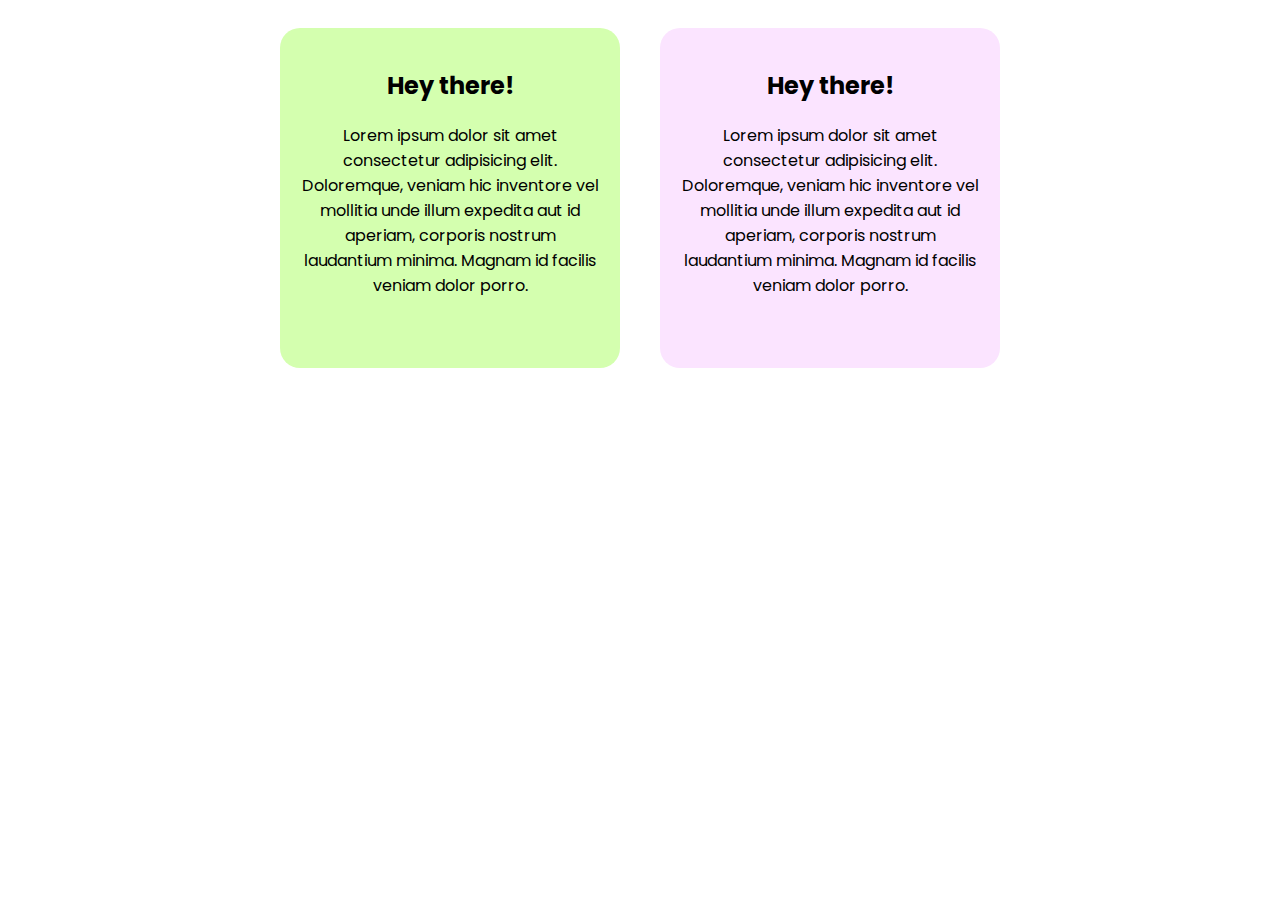
<file: day-6-media-queries/index.html>
<html lang="en">
<head>
    <meta charset="UTF-8">
    <meta name="viewport" content="width=device-width, initial-scale=1.0">
    <title>Day 6 Media Queries</title>
    <link rel="stylesheet" href="style.css">
    <link href="https://fonts.googleapis.com/css2?family=Poppins:wght@300;400;500;700&display=swap" rel="stylesheet">

</head>
<body>
    <div class="rect r1">
        <center>
            <div class="content">
                <h2>Hey there!</h2>
            <p>Lorem ipsum dolor sit amet consectetur adipisicing elit. Doloremque, veniam hic inventore vel mollitia unde illum expedita aut id aperiam, corporis nostrum laudantium minima. Magnam id facilis veniam dolor porro.</p>
            </div>
        </center>
    </div>
    <div class="rect r2">
        <center>
            <div class="content">
                <h2>Hey there!</h2>
            <p>Lorem ipsum dolor sit amet consectetur adipisicing elit. Doloremque, veniam hic inventore vel mollitia unde illum expedita aut id aperiam, corporis nostrum laudantium minima. Magnam id facilis veniam dolor porro.</p>
            </div>
        </center>
    </div>
</body>
</html>
</file>
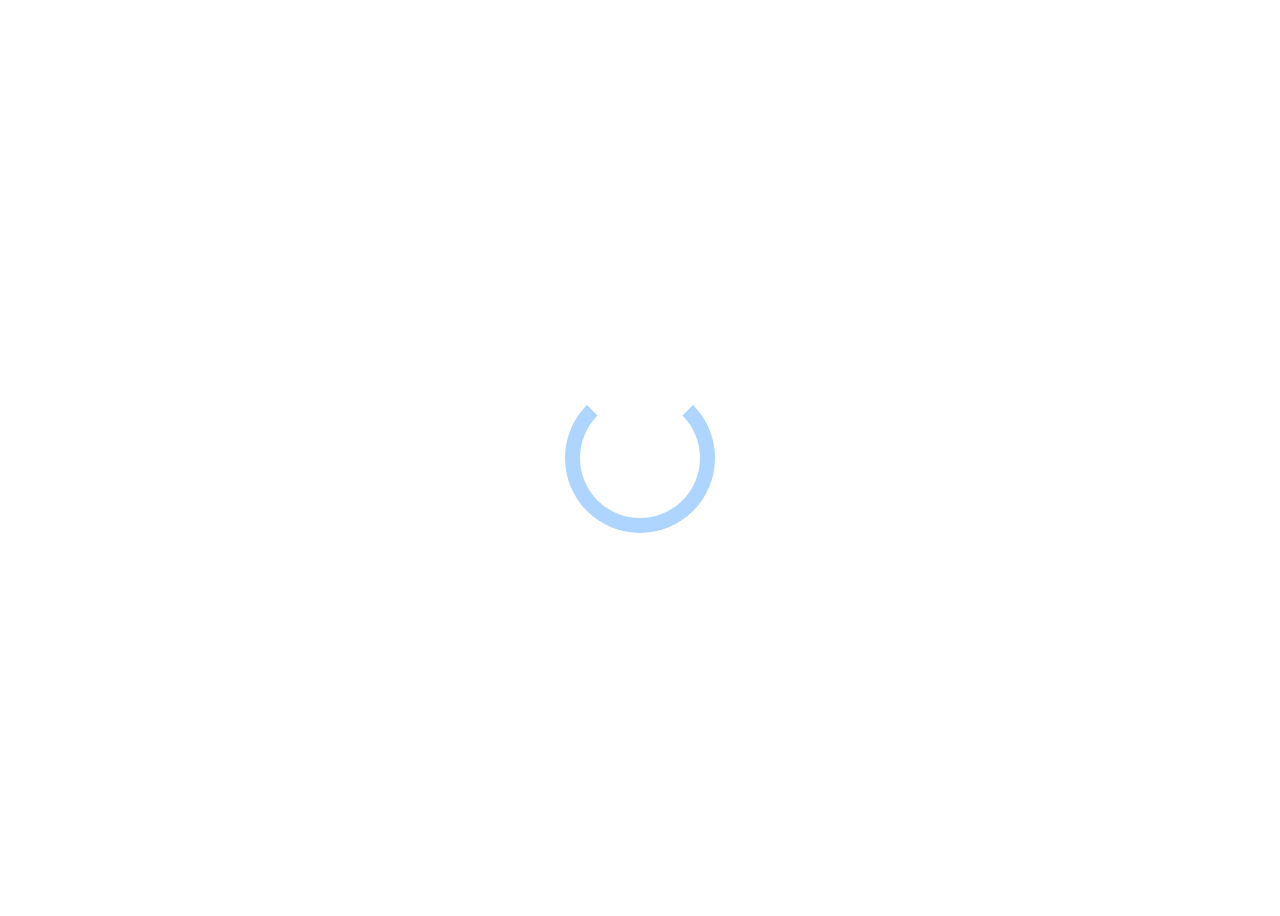
<file: day-7-loader/index.html>
<!DOCTYPE html>
<html lang="en">
<head>
    <meta charset="UTF-8">
    <meta name="viewport" content="width=device-width, initial-scale=1.0">
    <title>Page Loading Animation</title>
    <link rel="stylesheet" href="style.css">
</head>
<body>
    <div class="load"></div>
</body>
</html>
</file>
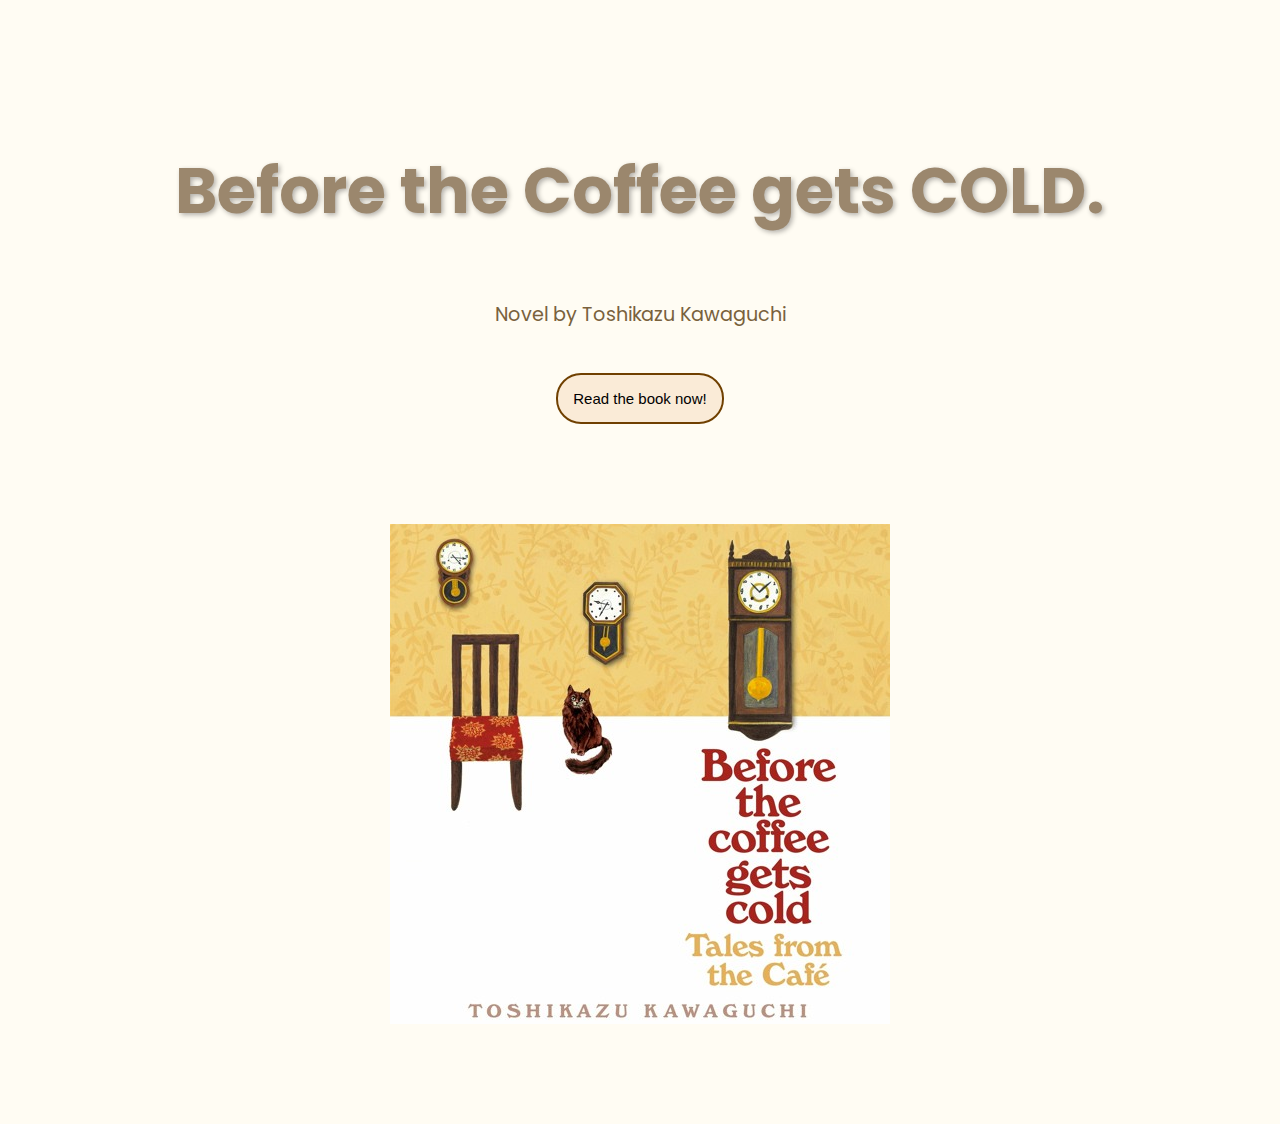
<file: day-8-web-clone/index.html>
<html lang="en">
<head>
    <meta charset="UTF-8">
    <meta name="viewport" content="width=device-width, initial-scale=1.0">
    <title>Website Clone</title>
    <link rel="stylesheet" href="styles.css">
    <link href="https://fonts.googleapis.com/css2?family=Poppins:wght@300;400;500;700&display=swap" rel="stylesheet">

</head>
<body>
    <center>
        <div class="container">
            <div class="head">
                <h1>Before the Coffee gets <span>COLD</span>.</h1>
                
            </div>
            <p>Novel by Toshikazu Kawaguchi</p>
            <br>
            <button>
                <a href="login.html">Read the book now!</a>
            </button>
        </div>
        <img src="pic.jpg" alt="Before the coffee gets cold">
    </center>
    

    
    
</body>
</html>
</file>
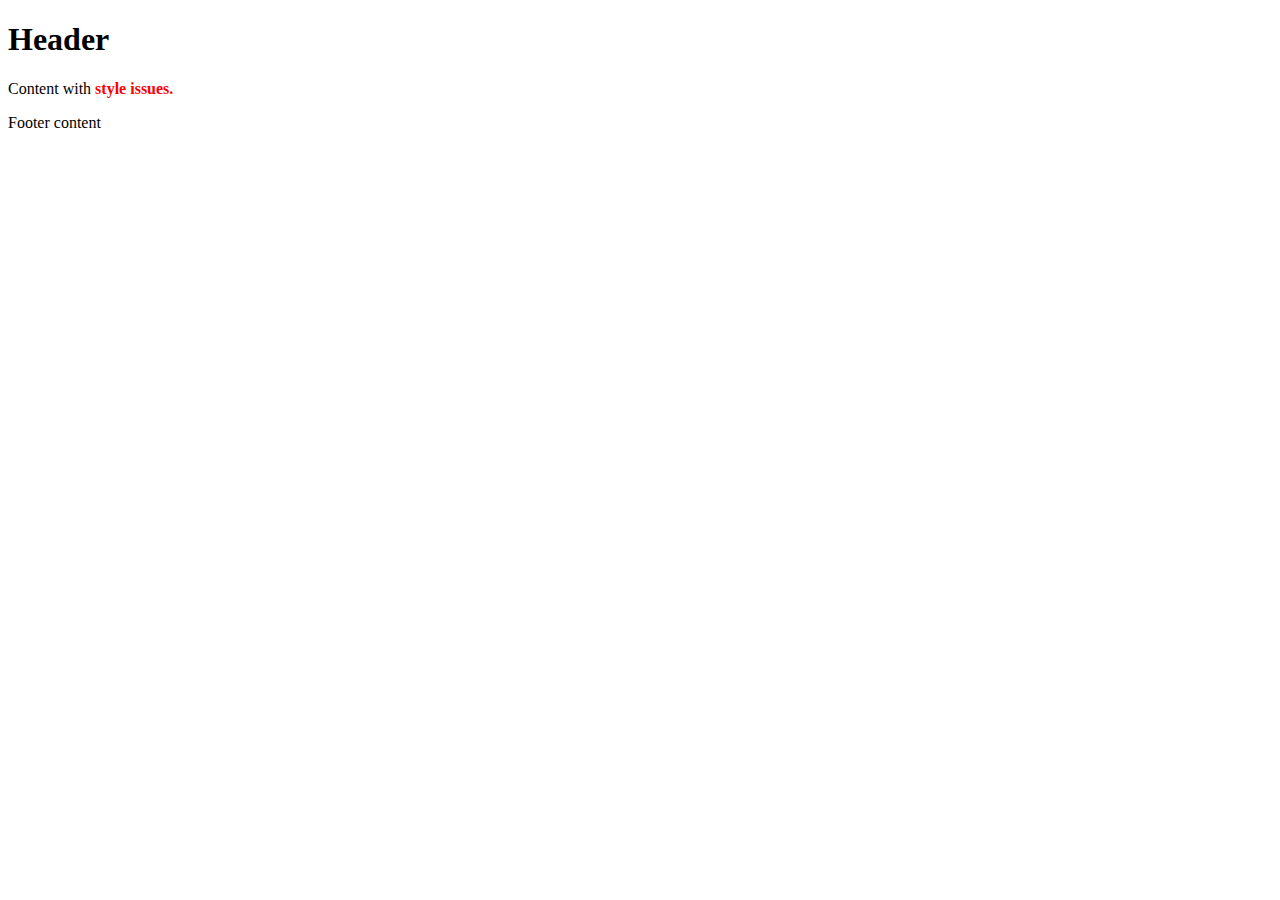
<file: challenge1.html>
<!DOCTYPE html>
<html>
<head>
    <title>Bug 01</title>
</head>
<body>
    <header>
        <h1>Header</h1>
    </header>
    <p>Content with <span style="color: red; font-weight: bold">style issues.</span></p>
    <!--the closing </span> tag was missing-->
    <footer>Footer content</footer>
    <!--the closing </footer> tag was missing-->
</body>
</html>
</file>
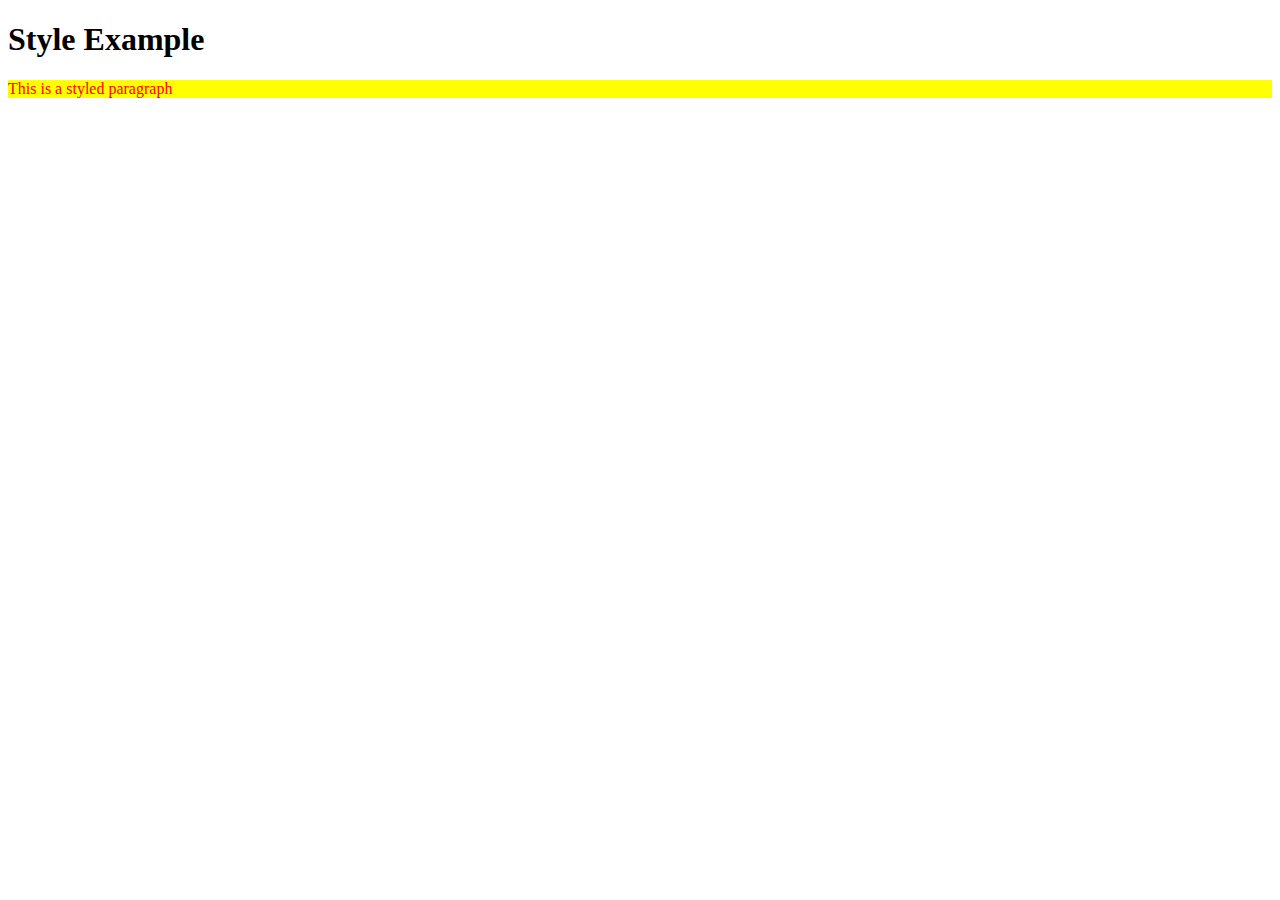
<file: challenge11.html>
<!DOCTYPE html>
<html>
<head>
    <title>Bug 11</title>
    <style>
        p {color: red;
        background-color: yellow;}
    </style>
</head>
<body>
    <h1>Style Example</h1>
    <p>This is a styled paragraph</p>
    <!--The closing </p> tag was missing-->
</body>
</html>
</file>
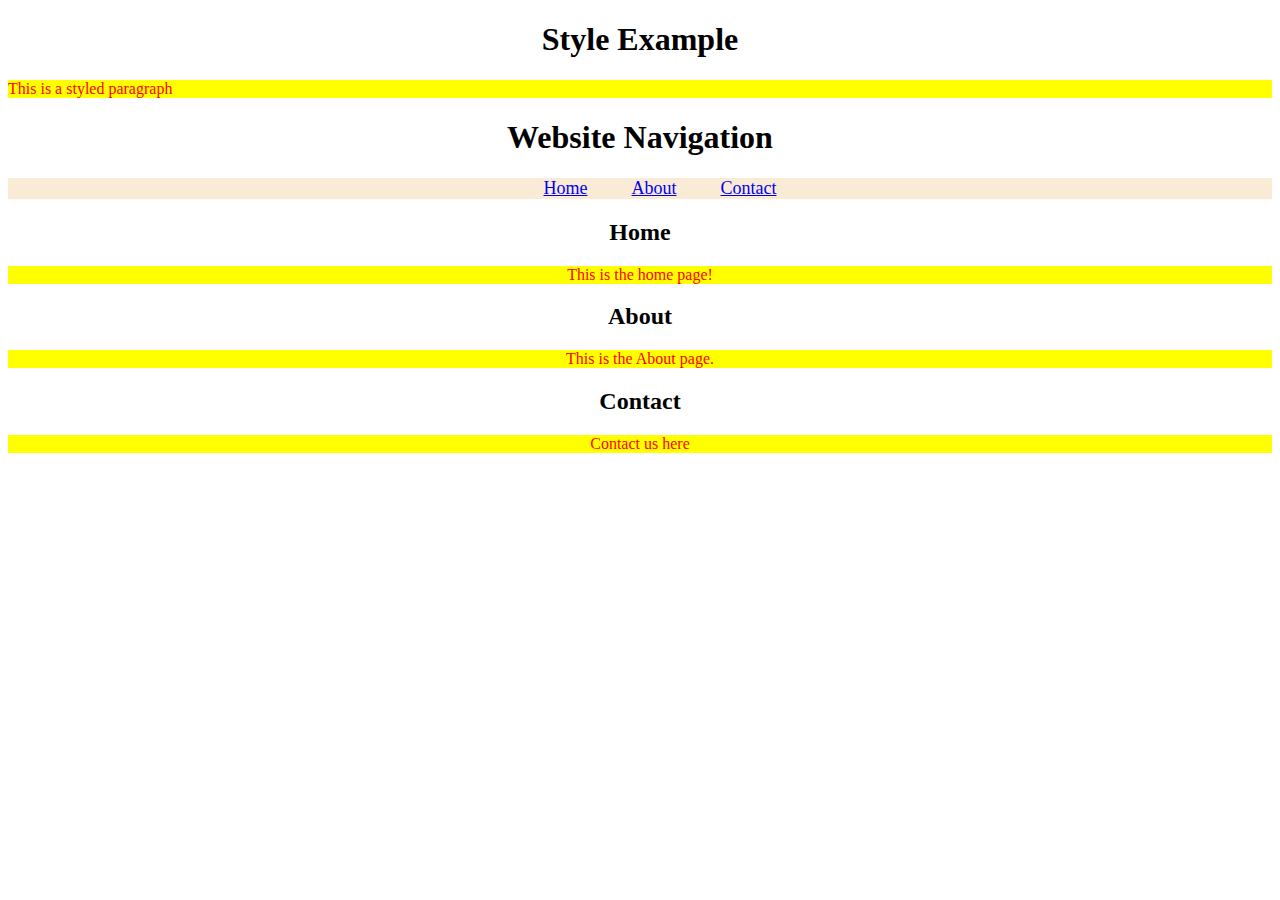
<file: challenge12.html>
<!DOCTYPE html>
<html>
<head>
    <title>Bug 11</title>
    <style>
        p {color: red;
        background-color: yellow;}
    </style>
</head>
<body>
    <h1>Style Example</h1>
    <p>This is a styled paragraph</p>
    <!--The closing </p> tag was missing-->
</body>
</html>



<!DOCTYPE html>
<html>
<head>
    <title>Bug 12</title>
    <!--styling for the tags-->
    <style>
        h1{
            text-align: center;
        }
        ul{
            background-color: antiquewhite;
        }
        li{
            display: inline;
            padding: 20px;
            font-size: large;            
        }
    </style>
</head>
<body>
    <h1>Website Navigation</h1>
    <!-- Missing navigation links -->
    <div>
        <center>
        <ul>
            <li><a href="#home">Home</a></li>
            <li><a href="#about">About</a></li>
            <li><a href="#contact">Contact</a></li>
        </ul>

        <!--The navigation links are directed to different sections in the same page-->
        
            <section id="home">
                <h2>Home</h2>
                <p>This is the home page!</p>
            </section>
        
            <section id="about">
                <h2>About</h2>
                <p>This is the About page.</p>
            </section>
        
            <section id="contact">
                <h2>Contact</h2>
                <p>Contact us here</p>
            </section>
        </center>
        
    </div>
</body>
</html>
</file>
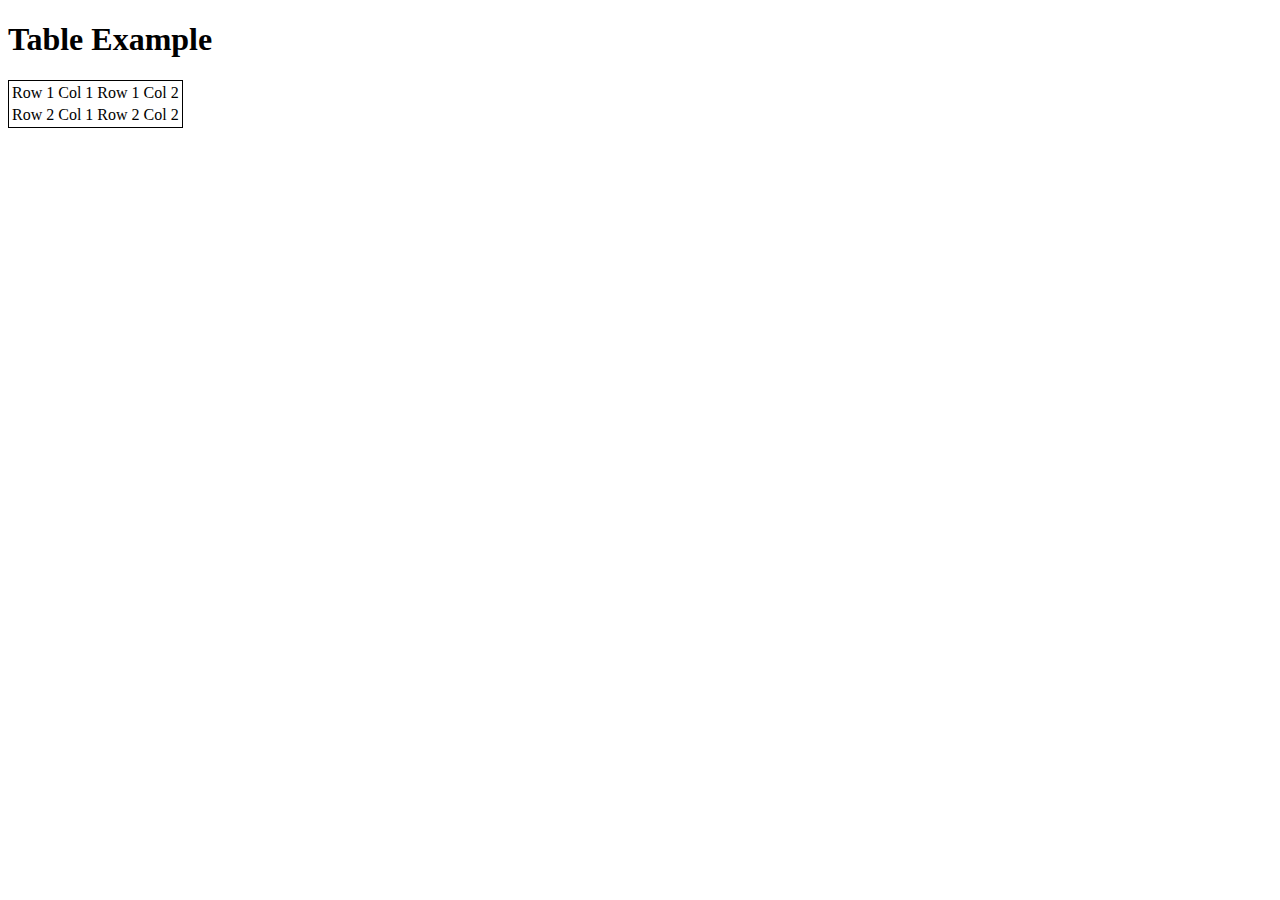
<file: challenge15.html>
<!DOCTYPE html>
<html>
<head>
    <title>Bug 15</title>
    <!--style is added to have a table border of 1px-->
    <style>
        table{
            border: 1px solid black;
        }
    </style>
</head>
<body>
    <h1>Table Example</h1>
    <table cellspacing="2px">
        <tr>
            <td>Row 1 Col 1</td>
            <td>Row 1 Col 2</td>
        </tr>
        <!--Missing closing tag-->
        <tr>
            <td>Row 2 Col 1</td>
            <td>Row 2 Col 2</td>
        </tr>
    </table>
</body>
<!--Missing closing </body> tag-->
</html>
<!--Missing closing </html> tag-->
</file>
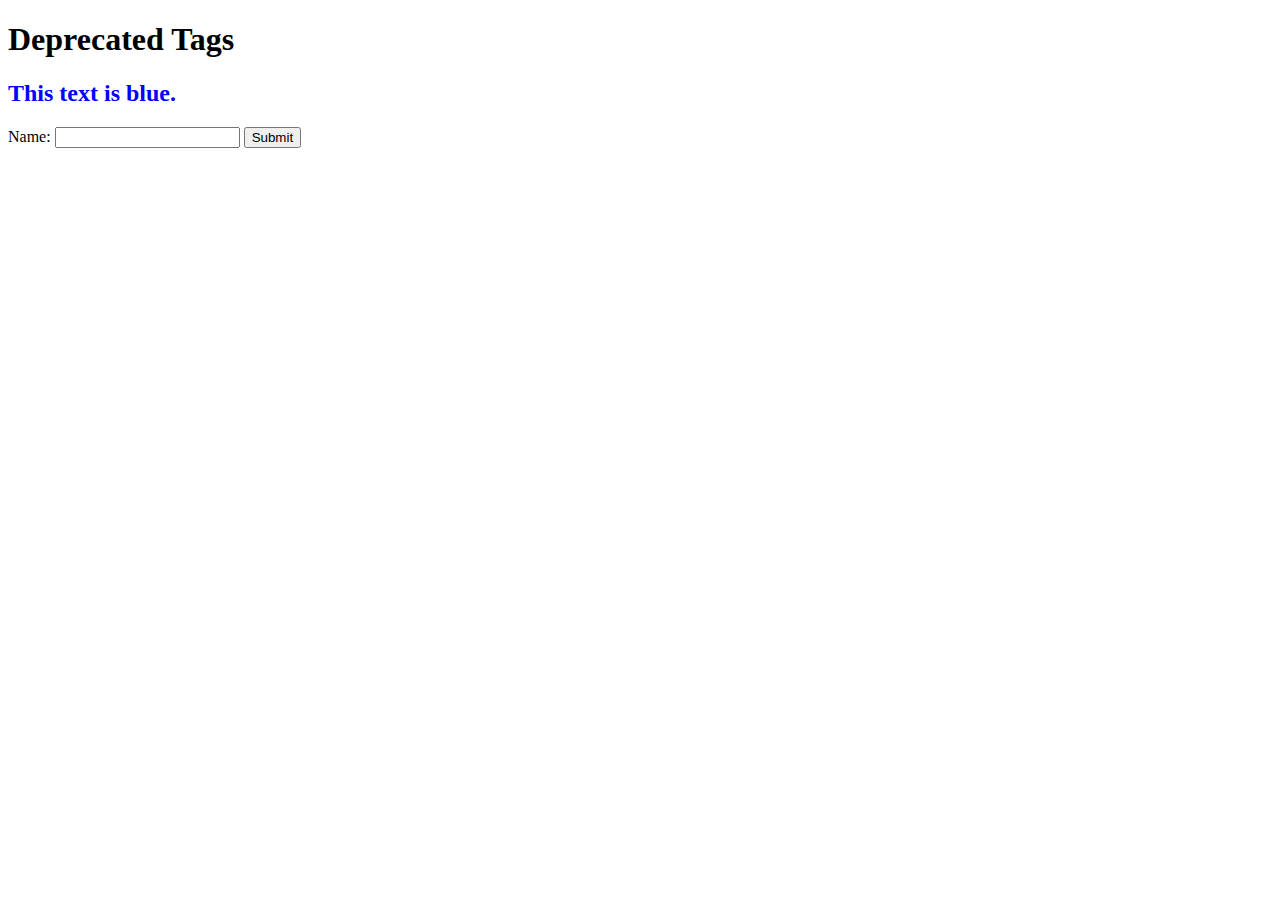
<file: challenge4.html>
<!DOCTYPE html>
<html>
<head>
    <title>Bug 04</title>
</head>
<body>
    <h1>Deprecated Tags</h1>
    <!--style was added to change the text color to blue-->
    <h2 style="color: blue;">This text is blue.</h2>
    <!--the <font> tag is replaced with <h2> tag-->
    <form action="submit.html" method="get">
        <!-- <label> tag is inserted-->
        <label for="name">Name: </label>
        <input type="text" name="name">
        <button type="submit">Submit</button>
</body>
</html>
</file>
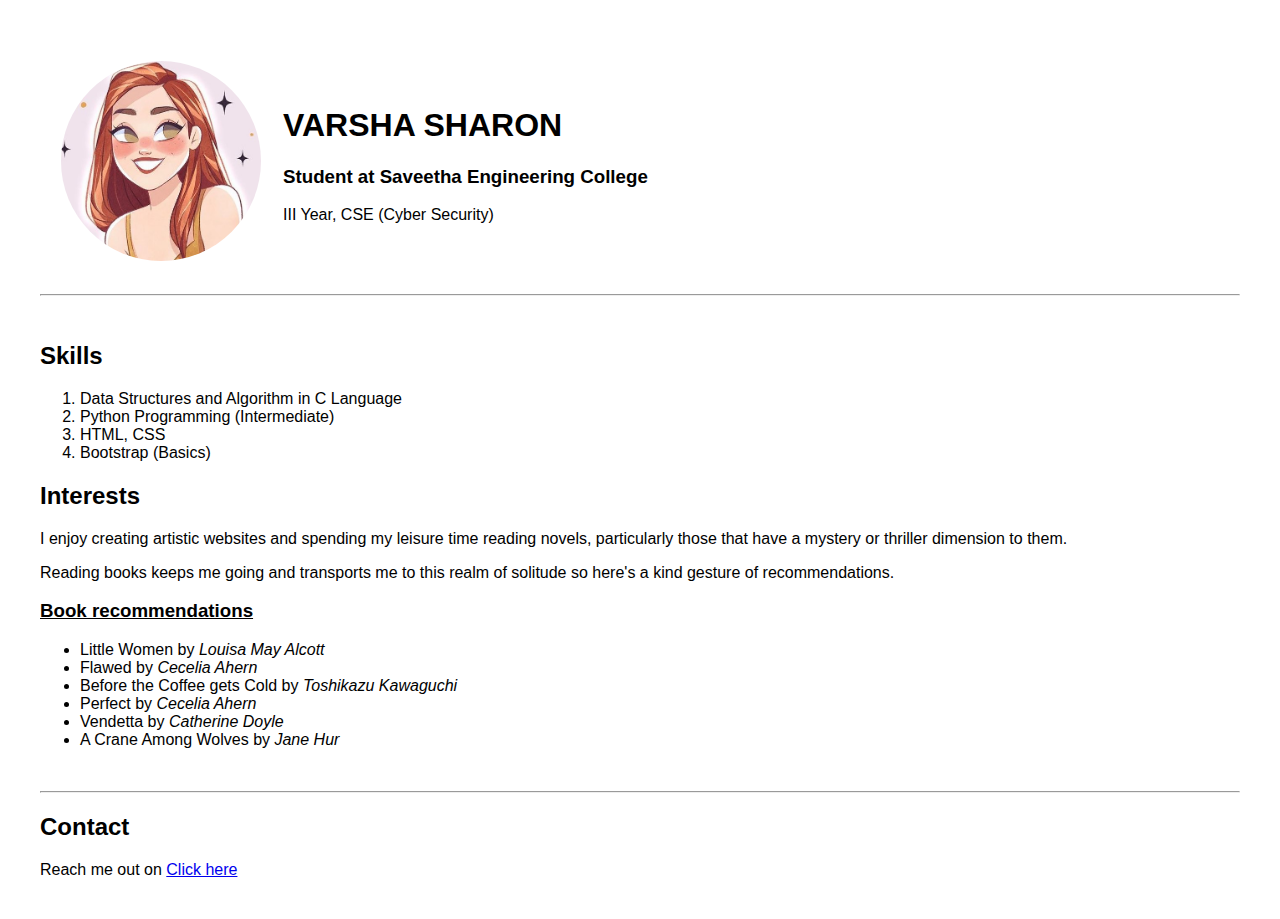
<file: day-1-biodata/d-1.html>
<!DOCTYPE html>
<html lang="en">
<head>
    <meta charset="UTF-8">
    <meta name="viewport" content="width=device-width, initial-scale=1.0">
    <title>basic website</title>
    <style>
        body{
            margin: 40px;
            font-family: 'Lucida Sans', 'Lucida Sans Regular', 'Lucida Grande', 'Lucida Sans Unicode', Geneva, Verdana, sans-serif;
        }
    </style>
</head>
<body >
    <table cellspacing="20">
        <tr>
            <td>
                <img src="image.jpg" alt="" width="200" height="200" style="border-radius: 200px;">
            </td>
            <td>
                <h1>VARSHA SHARON</h1>
                <h3>Student at Saveetha Engineering College</h3>
                <p>III Year, CSE (Cyber Security)</p>
            </td>
        </tr>
    </table>
    <hr>

    <br>
    <h2>Skills</h2>
    <ol>
        <li>Data Structures and Algorithm in C Language</li>
        <li>Python Programming (Intermediate)</li>
        <li>HTML, CSS</li>
        <li>Bootstrap (Basics)</li>
    </ol>


    <h2>Interests</h2>
    <p>I enjoy creating artistic websites and spending my leisure time reading novels, particularly those that have a mystery or thriller dimension to them.</p>
    <p>Reading books keeps me going and transports me to this realm of solitude so here's a kind gesture of recommendations.</p>
    <h3><u>Book recommendations</u></h3>
    <ul>
        <li>Little Women by <i>Louisa May Alcott</i></li>
        <li>Flawed by <i>Cecelia Ahern</i></li>
        <li>Before the Coffee gets Cold by <i>Toshikazu Kawaguchi</i></li>
        <li>Perfect by <i>Cecelia Ahern</i></li>
        <li>Vendetta by <i>Catherine Doyle</i></li>
        <li>A Crane Among Wolves by <i>Jane Hur</i></li>
    </ul>
    <br>
    <hr>
    <h2>Contact</h2>
    <p>Reach me out on <a href="https://www.saveetha.ac.in/">Click here</a></p>

</body>
</html>
</file>
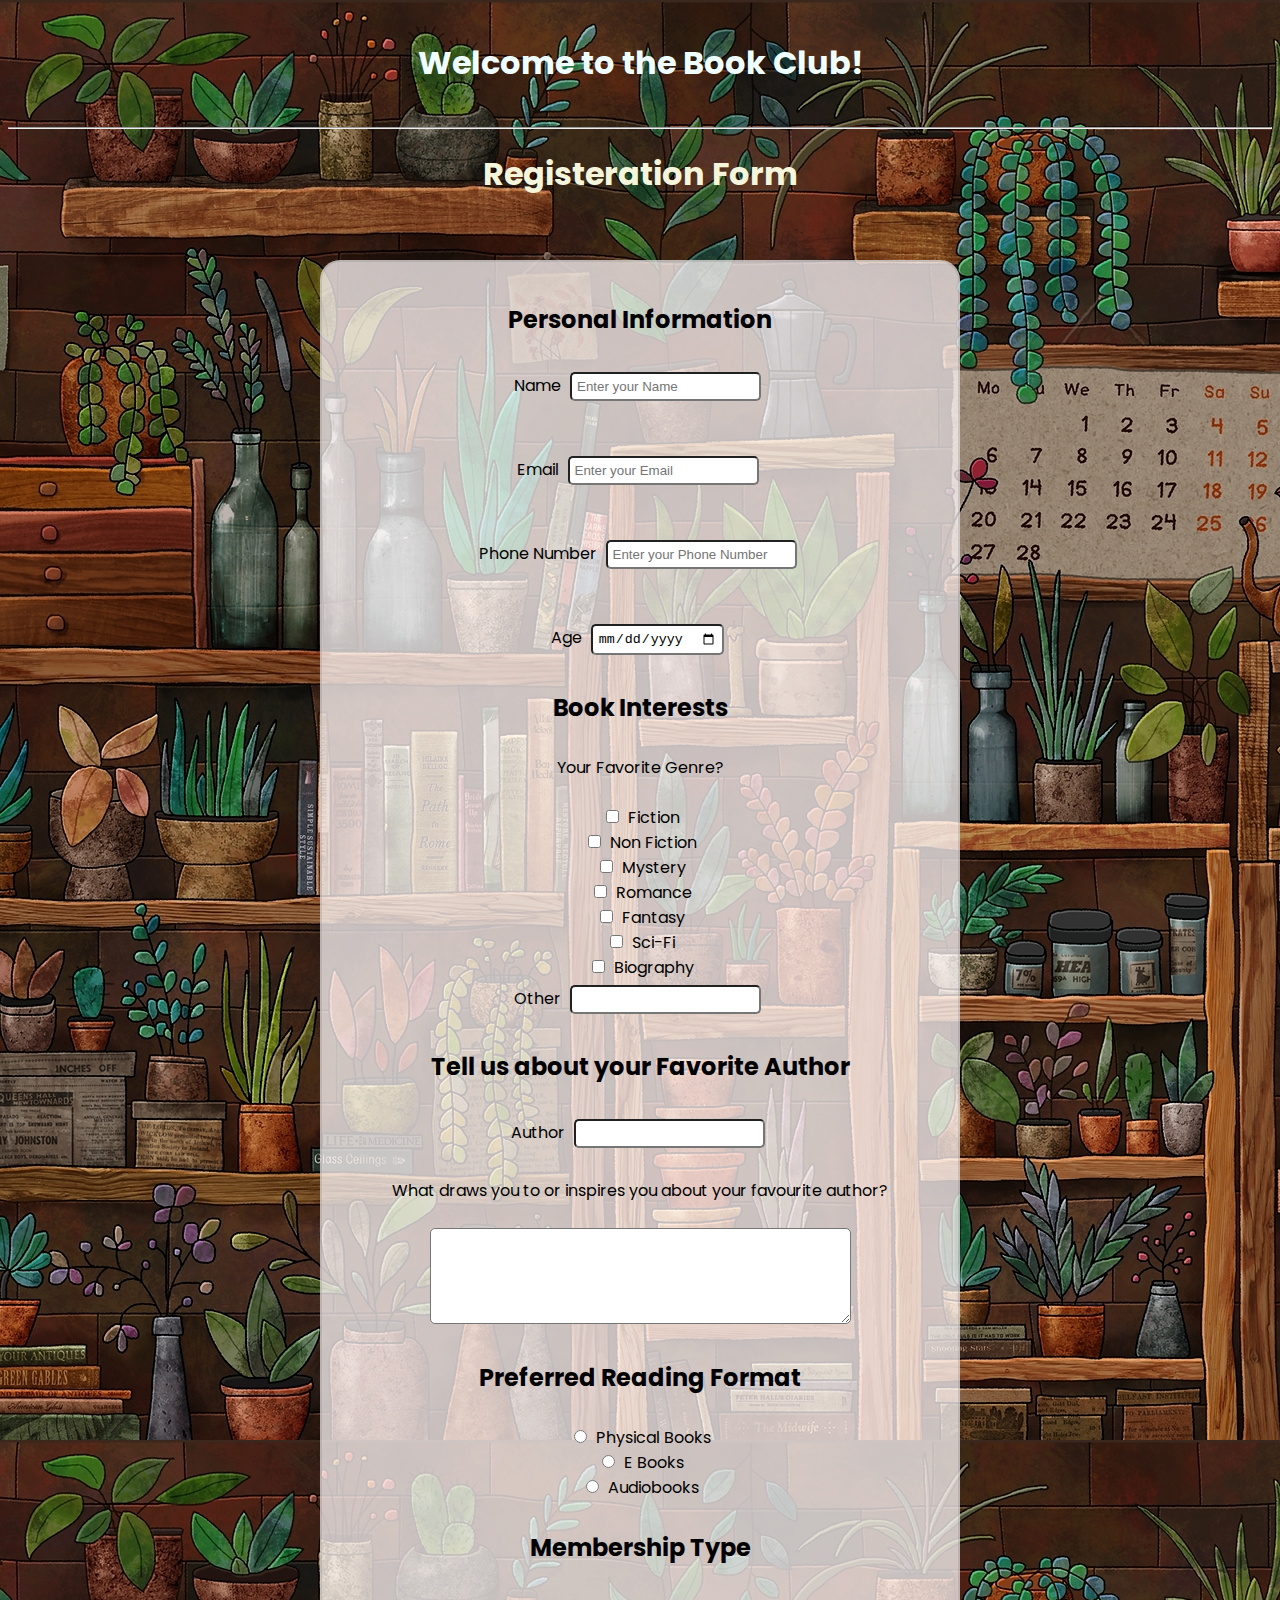
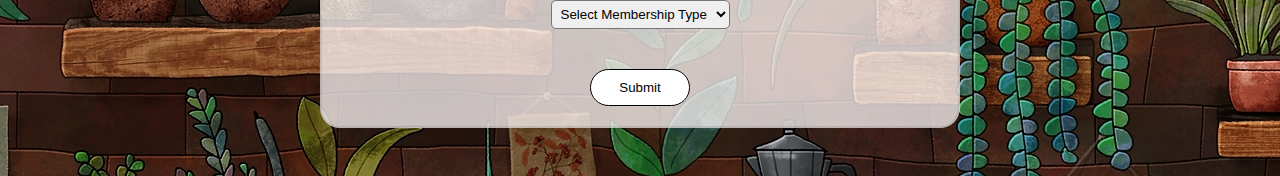
<file: day-2-forms/d-2.html>
<!DOCTYPE html>
<html lang="en">
<head>
    <meta charset="UTF-8">
    <meta name="viewport" content="width=device-width, initial-scale=1.0">
    <link rel="preconnect" href="https://fonts.googleapis.com">
<link rel="preconnect" href="https://fonts.gstatic.com" crossorigin>
<link href="https://fonts.googleapis.com/css2?family=Poppins:wght@300;400;500;700&display=swap" rel="stylesheet">
    <title>Registeration Form</title>
<style>
    body{
        font-family: "Poppins", sans-serif;
        background-image: url("bg.jpg");
        }
    form{
        margin: 30px;
        width: fit-content;
        padding:20px 60px 20px;
        background-color: rgba(255, 249, 249, 0.755);
        border: 2px solid rgba(128, 128, 128, 0.255);
        border-radius: 20px;
    }
    div{
        padding: 10px;
    }
    input, select{
        margin: 5px;
        padding: 5px;
        border-radius: 5px;
    }
    button{
       
        background-color: white;
        border: 1px solid black;
        border-radius: 20px;
        padding: 10px;
        width: 100px;
    }
    a{
        color: black;
        text-decoration: none;
    }
    button:hover{
        background-color: bisque;
    }
</style>
</head>
<body>
    <center>
        <div class="head">
            <h1 style="color: azure;">Welcome to the Book Club!</h1>
        </div>
        <hr>
        <h1 style="color: beige;">Registeration Form</h1>
        <div class="forms">
            <form action="" method="post">
                <h2>Personal Information</h2>
                <div>
                    <label for="name">Name</label>
                    <input type="text" id="name" name="name" placeholder="Enter your Name">
                </div>
                <br>
                <div>
                    <label for="mail">Email</label>
                    <input type="email" id="mail" name="mail" placeholder="Enter your Email">
                </div>
                <br>
                <div>
                    <label for="num">Phone Number</label>
                    <input type="tel" id="num" name="num" placeholder="Enter your Phone Number">
                </div>
                <br>
                <div>
                    <label for="Age">Age</label>
                    <input type="date" id="age" name="age">
                </div>
                <h2>Book Interests</h2>
                <div>
                    <label for="genre">Your Favorite Genre?</label>
                    <br><br>
                    <input type="checkbox" id="fic" name="fic">
                    <label for="fic">Fiction</label>
                    <br>
                    <input type="checkbox" id="nfic" name="nfic">
                    <label for="nfic">Non Fiction</label>
                    <br>
                    <input type="checkbox" id="mys" name="mys">
                    <label for="mys">Mystery</label>
                    <br>
                    <input type="checkbox" id="rom" name="rom">
                    <label for="rom">Romance</label>
                    <br>
                    <input type="checkbox" id="fan" name="fan">
                    <label for="fan">Fantasy</label>
                    <br>
                    <input type="checkbox" id="sci" name="sci">
                    <label for="sci">Sci-Fi</label>
                    <br>
                    <input type="checkbox" id="bio" name="bio">
                    <label for="bio">Biography</label>
                    <br>
                    <label for="other">Other</label>
                    <input type="text">
                </div>
                <h2>Tell us about your Favorite Author</h2>
                <div>
                    <label for="auth">Author</label>
                    <input type="text" id="auth" name="auth">
                    <br><br>
                    <label for="what">What draws you to or inspires you about your favourite author?</label>
                    <br><br>
                    <textarea name="paragraph_text" cols="50" rows="6" style="border-radius: 5px;"></textarea>
                    <br>
                </div>
                <h2>Preferred Reading Format</h2>
                <div>
                    <input type="radio" id="b1">
                    <label for="b1">Physical Books</label>
                    <br>
                    <input type="radio" id="b2">
                    <label for="b2">E Books</label>
                    <br>
                    <input type="radio" id="b3">
                    <label for="b3">Audiobooks</label>
                </div>
                <h2>Membership Type</h2>
                <div>
                    <label for="mem"></label>
                    <select name="mem" id="mem">
                        <option value="mem" selected disabled>Select Membership Type</option>
                        <option value="mem1">Student</option>
                        <option value="mem2">Standard</option>
                        <option value="mem3">Premium</option>
                    </select>
                </div>
                <br>
                <button><a href="#">Submit</a></button>
            </form>
        </div>
    </center>
   
</body>
</html>
</file>
<file: day-6-media-queries/style.css>
body{
    display: flex;
    justify-content: center;
    font-family: "Poppins", sans-serif;
}
.rect{
    margin: 20px;
    height: 300px;
    width: 300px;
    padding: 20px;
    border-radius: 20px;
    transition: 0.5s;
    
}
.r1{
    background-color: rgb(212, 255, 175);

}
.r2{
    background-color: rgb(251, 228, 255);

}
.rect:hover{
    height: 320px;
    width: 320px;
    border-radius: 30px;
    transition: 0.5s;
    background-color: rgb(29, 36, 24);
    color: aliceblue;
}
.content{
    height: 250px;
    width: 300px;
}

/* Media Queries */
@media screen and (max-width:600px) {
    .rect{
        background-color: aquamarine;
    }
    .rect:hover{
        background-color: burlywood;
    }
    
}
</file>
<file: day-7-loader/style.css>
body {

    display: flex;
    justify-content: center;
    align-items: center;
    height: 100vh;
}

.load {
    border-radius: 50%;
    width: 120px;
    height: 120px;
    border: 15px solid #aed5ff; 
    border-top: 15px solid #ffffff;
    animation: loading 2s linear infinite;
}

@keyframes loading {
    0% { transform: rotate(0deg); }
    100% { transform: rotate(360deg); }
}
</file>
<file: day-8-web-clone/styles.css>
body{
    margin: 0;
    padding: 0;
    font-family: "Poppins", sans-serif;
    background-color: rgb(255, 252, 243);
}
.container{
    display: flexbox;
    justify-content: center;
    text-align: center;
    margin: 100px;
}
.head{
    display: flex;
    justify-content: center;
    margin-top: 100px;
    font-size: xx-large;
    color: rgb(155, 135, 109);
    text-shadow: 2px 2px 5px rgba(0, 0, 0, 0.3);

}
.head span:hover{
    color: bisque;
    text-shadow: 5px 5px rgba(97, 52, 0, 0.511);
    font-size: 1em;
    animation: blink 2s infinite;

}
@keyframes blink {
    0% { color: bisque; }
    25% { color: rgb(155, 135, 109); }
    50% { color: bisque; }
    75% { color: rgb(155, 135, 109); }
    100% { color: bisque; }
}


.container p{
    color: rgb(121, 97, 60);
    font-size: larger;
}
button{
    padding: 15px;
    border-radius: 25px;
    background-color: antiquewhite;
    border: 2px solid rgb(112, 64, 0);
}
button a{
    text-decoration: none;
    color: black;
    font-size: 15px;
}
button:hover{
    transition: 0.5s;
    background-color: rgb(222, 170, 122);
    box-shadow: 5px 5px rgb(128, 78, 16);
}
img{
    margin-bottom: 100px;
}


/*Login Page CSS*/
.head1{
    font-size: xx-large;
    color: rgb(155, 135, 109);
    text-shadow: 2px 2px 5px rgba(0, 0, 0, 0.3);
}
.head1 span:hover{
    color: bisque;
    text-shadow: 5px 5px rgba(97, 52, 0, 0.511);
    font-size: 1em;
    animation: blink 2s infinite;

}
@keyframes blink {
    0% { color: bisque; }
    25% { color: rgb(155, 135, 109); }
    50% { color: bisque; }
    75% { color: rgb(155, 135, 109); }
    100% { color: bisque; }
}

.main h1{
    font-size: 40px;
    color: rgb(96, 65, 25);
    text-shadow: 2px 2px 5px rgba(91, 56, 28, 0.3);
}
.login{
    background-color: #fff1d336;
    width: max-content;
    padding: 50px 100px;
    border-radius: 20px;
    box-shadow: 3px 3px 3px 3px rgba(121, 72, 8, 0.324);
    margin-bottom: 100px;
}
.inputs{
    font-size: larger;
}
input{
    margin-top: 20px;
    padding: 15px;
    border-radius: 22px;
    font-size: 15px;
    border: 2px solid rgba(121, 72, 8, 0.477);
    text-align: center;
    box-shadow: 2px 2px rgba(206, 200, 193, 0.829);


}
.login button{
    font-size: 15px;
    padding: 12px 25px;
    border-radius: 25px;
    background-color: antiquewhite;
    border: 2px solid rgb(112, 64, 0);
}
h4{
    display: inline;
    padding-right: 10px;
}
</file>
